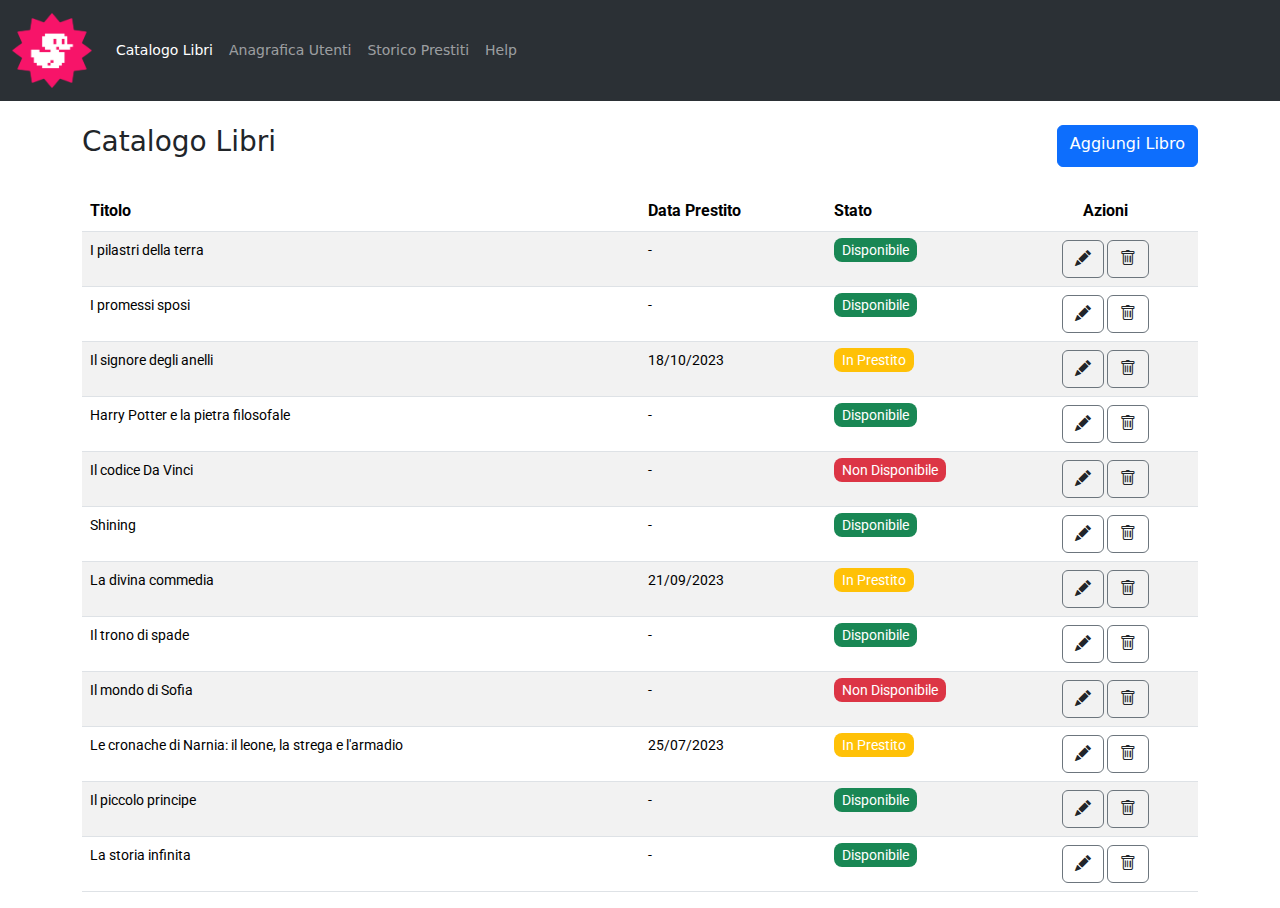
<file: index.html>
<!DOCTYPE html>
<html lang="en">

<head>
    <meta charset="UTF-8">
    <meta name="viewport" content="width=device-width, initial-scale=1.0">
    <title>Bootstrap Dashboard</title>

    <!-- Font: Roboto-->
    <link rel="preconnect" href="https://fonts.googleapis.com">
    <link rel="preconnect" href="https://fonts.gstatic.com" crossorigin>
    <link
        href="https://fonts.googleapis.com/css2?family=Roboto:ital,wght@0,100;0,300;0,400;0,500;0,700;0,900;1,100;1,300;1,400;1,500;1,700;1,900&display=swap"
        rel="stylesheet">
    <!-- /Font: Roboto-->

    <!-- Bootstrap -->
    <link href="https://cdn.jsdelivr.net/npm/bootstrap@5.3.3/dist/css/bootstrap.min.css" rel="stylesheet"
        integrity="sha384-QWTKZyjpPEjISv5WaRU9OFeRpok6YctnYmDr5pNlyT2bRjXh0JMhjY6hW+ALEwIH" crossorigin="anonymous">
    <!-- /Bootstrap -->

    <!-- Bootstrap icons-->
    <link rel="stylesheet" href="https://cdn.jsdelivr.net/npm/bootstrap-icons@1.11.3/font/bootstrap-icons.min.css">
    <!-- /Bootstrap icons-->

    <!-- my css -->
    <link rel="stylesheet" href="css/style.css">
    <!-- /my css -->

</head>

<body>
    <header>
        <nav class="navbar navbar-expand-lg bg-body-tertiary text-capitalize" data-bs-theme="dark">
            <div class="container-fluid small">
                <img class="navbar-brand" src="img/duck.png" alt="logo" width="80" height="85">
                <button class="navbar-toggler" type="button" data-bs-toggle="collapse"
                    data-bs-target="#navbarSupportedContent" aria-controls="navbarSupportedContent"
                    aria-expanded="false" aria-label="Toggle navigation">
                    <span class="navbar-toggler-icon"></span>
                </button>
                <div class="collapse navbar-collapse" id="navbarSupportedContent">
                    <ul class="navbar-nav me-auto mb-2 mb-lg-0">
                        <li class="nav-item">
                            <a class="nav-link active" aria-current="page" href="#">catalogo libri</a>
                        </li>
                        <li class="nav-item">
                            <a class="nav-link" href="#">anagrafica utenti</a>
                        </li>
                        <li class="nav-item">
                            <a class="nav-link" href="#">storico prestiti</a>
                        </li>
                        <li class="nav-item">
                            <a class="nav-link" href="#">help</a>
                        </li>
                    </ul>
                </div>
            </div>
        </nav>
    </header>

    <main>
        <div class="container my-4">
            <div class="container d-flex justify-content-between text-capitalize px-0">
                <h1 class="fs-3 fw-normal">catalogo libri</h1>
                <a type="button" class="btn btn-primary text-capitalize" href="new-book.html">aggiungi libro</a>
            </div>
        </div>
        <div class="container ff-font">
            <table class="table table-striped">
                <thead>
                    <tr>
                        <th scope="col" class="col-6">Titolo</th>
                        <th scope="col" class="col-2 d-none d-md-table-cell text-nowrap">Data Prestito</th>
                        <th scope="col" class="col-3 col-md-2">Stato</th>
                        <th scope="col" class="col-3 col-md-2 text-center">Azioni</th>
                    </tr>
                </thead>
                <tbody class="small">
                    <tr>
                        <td>I pilastri della terra</td>
                        <td class="d-none d-md-table-cell">-</td>
                        <td>
                            <span class="bg-success py-1 px-2 rounded-3 text-white text-capitalize">disponibile</span>
                        </td>
                        <td class="text-center text-nowrap">
                            <button type="button" class="btn btn-outline-secondary text-body">
                                <i class="bi bi-pencil-fill"></i>
                            </button>
                            <button type="button" class="btn btn-outline-secondary text-body">
                                <i class="bi bi-trash"></i>
                            </button>
                        </td>
                    </tr>
                    <tr>
                        <td>I promessi sposi</td>
                        <td class="d-none d-md-table-cell">-</td>
                        <td>
                            <span class="bg-success py-1 px-2 rounded-3 text-white text-capitalize">disponibile</span>
                        </td>
                        <td class="text-center text-nowrap">
                            <button type="button" class="btn btn-outline-secondary text-body">
                                <i class="bi bi-pencil-fill"></i>
                            </button>
                            <button type="button" class="btn btn-outline-secondary text-body">
                                <i class="bi bi-trash"></i>
                            </button>
                        </td>
                    </tr>
                    <tr>
                        <td>Il signore degli anelli</td>
                        <td class="d-none d-md-table-cell">18/10/2023</td>
                        <td>
                            <span class="bg-warning py-1 px-2 rounded-3 text-white text-capitalize">in prestito</span>
                        </td>
                        <td class="text-center text-nowrap">
                            <button type="button" class="btn btn-outline-secondary text-body">
                                <i class="bi bi-pencil-fill"></i>
                            </button>
                            <button type="button" class="btn btn-outline-secondary text-body">
                                <i class="bi bi-trash"></i>
                            </button>
                        </td>
                    </tr>
                    <tr>
                        <td>Harry Potter e la pietra filosofale</td>
                        <td class="d-none d-md-table-cell">-</td>
                        <td>
                            <span class="bg-success py-1 px-2 rounded-3 text-white text-capitalize">disponibile</span>
                        </td>
                        <td class="text-center text-nowrap">
                            <button type="button" class="btn btn-outline-secondary text-body">
                                <i class="bi bi-pencil-fill"></i>
                            </button>
                            <button type="button" class="btn btn-outline-secondary text-body">
                                <i class="bi bi-trash"></i>
                            </button>
                        </td>
                    </tr>
                    <tr>
                        <td>Il codice Da Vinci</td>
                        <td class="d-none d-md-table-cell">-</td>
                        <td>
                            <span class="bg-danger py-1 px-2 rounded-3 text-white text-capitalize text-nowrap">non
                                disponibile</span>
                        </td>
                        <td class="text-center text-nowrap">
                            <button type="button" class="btn btn-outline-secondary text-body">
                                <i class="bi bi-pencil-fill"></i>
                            </button>
                            <button type="button" class="btn btn-outline-secondary text-body">
                                <i class="bi bi-trash"></i>
                            </button>
                        </td>
                    </tr>
                    <tr>
                        <td>Shining</td>
                        <td class="d-none d-md-table-cell">-</td>
                        <td>
                            <span class="bg-success py-1 px-2 rounded-3 text-white text-capitalize">disponibile</span>
                        </td>
                        <td class="text-center text-nowrap">
                            <button type="button" class="btn btn-outline-secondary text-body">
                                <i class="bi bi-pencil-fill"></i>
                            </button>
                            <button type="button" class="btn btn-outline-secondary text-body">
                                <i class="bi bi-trash"></i>
                            </button>
                        </td>
                    </tr>
                    <tr>
                        <td>La divina commedia</td>
                        <td class="d-none d-md-table-cell">21/09/2023</td>
                        <td>
                            <span class="bg-warning py-1 px-2 rounded-3 text-white text-capitalize">in prestito</span>
                        </td>
                        <td class="text-center text-nowrap">
                            <button type="button" class="btn btn-outline-secondary text-body">
                                <i class="bi bi-pencil-fill"></i>
                            </button>
                            <button type="button" class="btn btn-outline-secondary text-body">
                                <i class="bi bi-trash"></i>
                            </button>
                        </td>
                    </tr>
                    <tr>
                        <td>Il trono di spade</td>
                        <td class="d-none d-md-table-cell">-</td>
                        <td>
                            <span class="bg-success py-1 px-2 rounded-3 text-white text-capitalize">disponibile</span>
                        </td>
                        <td class="text-center text-nowrap">
                            <button type="button" class="btn btn-outline-secondary text-body">
                                <i class="bi bi-pencil-fill"></i>
                            </button>
                            <button type="button" class="btn btn-outline-secondary text-body">
                                <i class="bi bi-trash"></i>
                            </button>
                        </td>
                    </tr>
                    <tr>
                        <td>Il mondo di Sofia</td>
                        <td class="d-none d-md-table-cell">-</td>
                        <td>
                            <span class="bg-danger py-1 px-2 rounded-3 text-white text-capitalize text-nowrap">non
                                disponibile</span>
                        </td>
                        <td class="text-center text-nowrap">
                            <button type="button" class="btn btn-outline-secondary text-body">
                                <i class="bi bi-pencil-fill"></i>
                            </button>
                            <button type="button" class="btn btn-outline-secondary text-body">
                                <i class="bi bi-trash"></i>
                            </button>
                        </td>
                    </tr>
                    <tr>
                        <td>Le cronache di Narnia: il leone, la strega e l'armadio</td>
                        <td class="d-none d-md-table-cell">25/07/2023</td>
                        <td>
                            <span class="bg-warning py-1 px-2 rounded-3 text-white text-capitalize">in prestito</span>
                        </td>
                        <td class="text-center text-nowrap">
                            <button type="button" class="btn btn-outline-secondary text-body">
                                <i class="bi bi-pencil-fill"></i>
                            </button>
                            <button type="button" class="btn btn-outline-secondary text-body">
                                <i class="bi bi-trash"></i>
                            </button>
                        </td>
                    </tr>
                    <tr>
                        <td>Il piccolo principe</td>
                        <td class="d-none d-md-table-cell">-</td>
                        <td>
                            <span class="bg-success py-1 px-2 rounded-3 text-white text-capitalize">disponibile</span>
                        </td>
                        <td class="text-center text-nowrap">
                            <button type="button" class="btn btn-outline-secondary text-body">
                                <i class="bi bi-pencil-fill"></i>
                            </button>
                            <button type="button" class="btn btn-outline-secondary text-body">
                                <i class="bi bi-trash"></i>
                            </button>
                        </td>
                    </tr>
                    <tr>
                        <td>La storia infinita</td>
                        <td class="d-none d-md-table-cell">-</td>
                        <td>
                            <span class="bg-success py-1 px-2 rounded-3 text-white text-capitalize">disponibile</span>
                        </td>
                        <td class="text-center text-nowrap">
                            <button type="button" class="btn btn-outline-secondary text-body">
                                <i class="bi bi-pencil-fill"></i>
                            </button>
                            <button type="button" class="btn btn-outline-secondary text-body">
                                <i class="bi bi-trash"></i>
                            </button>
                        </td>
                    </tr>
                </tbody>
            </table>
        </div>
    </main>

</body>

</html>
</file>
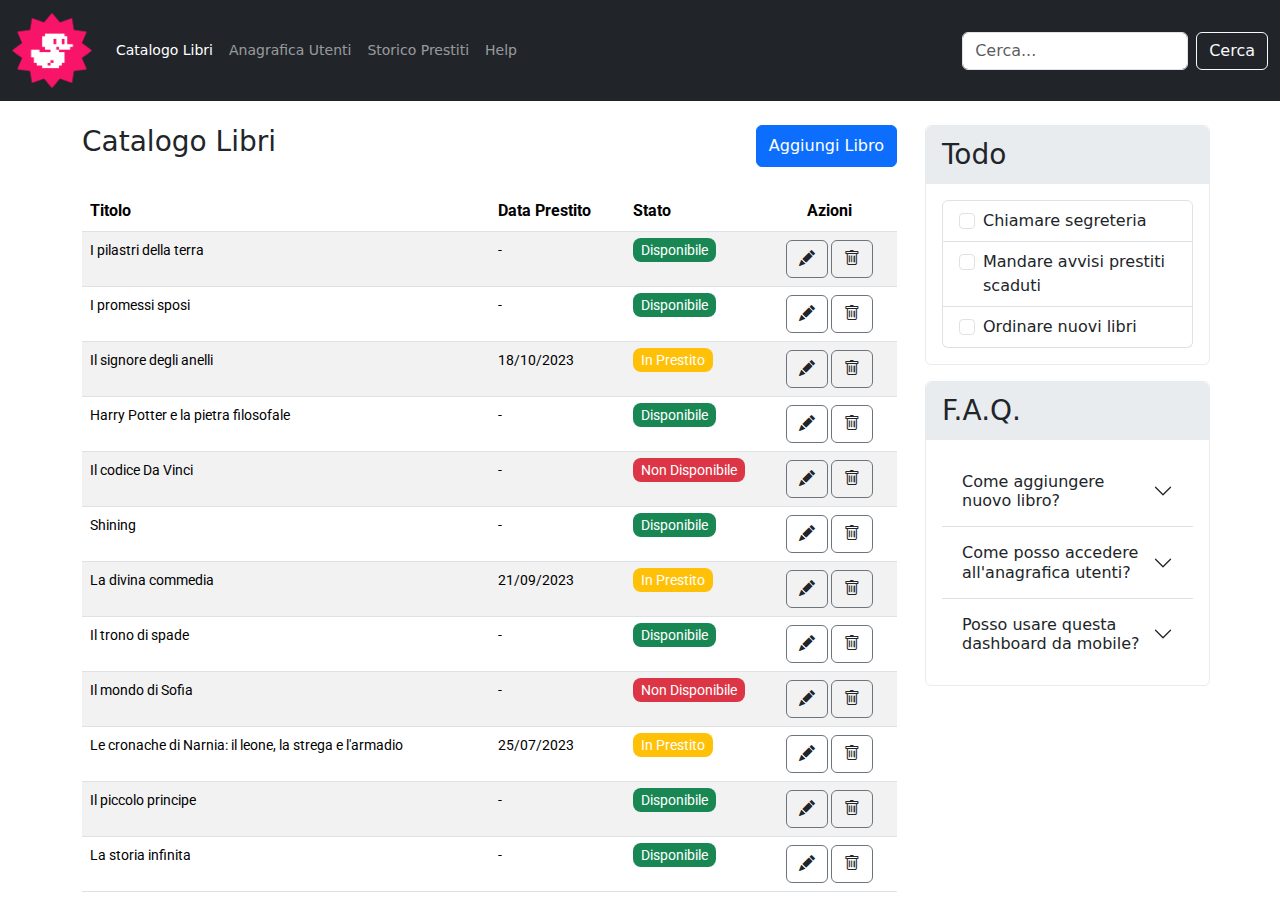
<file: bonus/index.html>
<!DOCTYPE html>
<html lang="en">

<head>
    <meta charset="UTF-8">
    <meta name="viewport" content="width=device-width, initial-scale=1.0">
    <title>Bootstrap Dashboard</title>

    <!-- Font: Roboto-->
    <link rel="preconnect" href="https://fonts.googleapis.com">
    <link rel="preconnect" href="https://fonts.gstatic.com" crossorigin>
    <link
        href="https://fonts.googleapis.com/css2?family=Roboto:ital,wght@0,100;0,300;0,400;0,500;0,700;0,900;1,100;1,300;1,400;1,500;1,700;1,900&display=swap"
        rel="stylesheet">
    <!-- /Font: Roboto-->

    <!-- Bootstrap -->
    <link href="https://cdn.jsdelivr.net/npm/bootstrap@5.3.3/dist/css/bootstrap.min.css" rel="stylesheet"
        integrity="sha384-QWTKZyjpPEjISv5WaRU9OFeRpok6YctnYmDr5pNlyT2bRjXh0JMhjY6hW+ALEwIH" crossorigin="anonymous">
    <!-- /Bootstrap -->

    <!-- Bootstrap icons-->
    <link rel="stylesheet" href="https://cdn.jsdelivr.net/npm/bootstrap-icons@1.11.3/font/bootstrap-icons.min.css">
    <!-- /Bootstrap icons-->

    <!-- my css -->
    <link rel="stylesheet" href="../css/style.css">
    <!-- /my css -->

</head>

<body>
    <header>
        <nav class="navbar navbar-expand-lg navbar-dark bg-dark text-capitalize">
            <div class="container-fluid small">
                <img class="navbar-brand" src="../img/duck.png" alt="logo" width="80" height="85">
                <button class="navbar-toggler" type="button" data-bs-toggle="collapse"
                    data-bs-target="#navbarSupportedContent" aria-controls="navbarSupportedContent"
                    aria-expanded="false" aria-label="Toggle navigation">
                    <span class="navbar-toggler-icon"></span>
                </button>
                <div class="collapse navbar-collapse" id="navbarSupportedContent">
                    <ul class="navbar-nav me-auto mb-2 mb-lg-0">
                        <li class="nav-item">
                            <a class="nav-link active" aria-current="page" href="#">catalogo libri</a>
                        </li>
                        <li class="nav-item">
                            <a class="nav-link" href="#">anagrafica utenti</a>
                        </li>
                        <li class="nav-item">
                            <a class="nav-link" href="#">storico prestiti</a>
                        </li>
                        <li class="nav-item">
                            <a class="nav-link" href="#">help</a>
                        </li>
                    </ul>
                    <form class="d-flex mt-3 mt-lg-0" role="search">
                        <input class="form-control bg-white me-2" type="search" placeholder="Cerca..."
                            aria-label="Search">
                        <button class="btn btn-outline-light" type="submit">Cerca</button>
                    </form>
                </div>
            </div>
        </nav>
    </header>

    <main>
        <div class="container-lg d-lg-flex px-0">
            <div class="container col-lg-8 col-xl-9 px-0 pe-lg-3">
                <div class="container my-4 px-0.5">
                    <div class="d-flex justify-content-between text-capitalize">
                        <h1 class="fs-3 fw-normal">catalogo libri</h1>
                        <button type="button" class="btn btn-primary text-capitalize">aggiungi libro</button>
                    </div>
                </div>
                <div class="container ff-font">
                    <table class="table table-striped">
                        <thead>
                            <tr>
                                <th scope="col" class="col-6">Titolo</th>
                                <th scope="col" class="col-2 d-none d-md-table-cell text-nowrap">Data Prestito</th>
                                <th scope="col" class="col-3 col-md-2">Stato</th>
                                <th scope="col" class="col-3 col-md-2 text-center">Azioni</th>
                            </tr>
                        </thead>
                        <tbody class="small">
                            <tr>
                                <td>I pilastri della terra</td>
                                <td class="d-none d-md-table-cell">-</td>
                                <td>
                                    <span
                                        class="bg-success py-1 px-2 rounded-3 text-white text-capitalize">disponibile</span>
                                </td>
                                <td class="text-center text-nowrap">
                                    <button type="button" class="btn btn-outline-secondary text-body">
                                        <i class="bi bi-pencil-fill"></i>
                                    </button>
                                    <button type="button" class="btn btn-outline-secondary text-body">
                                        <i class="bi bi-trash"></i>
                                    </button>
                                </td>
                            </tr>
                            <tr>
                                <td>I promessi sposi</td>
                                <td class="d-none d-md-table-cell">-</td>
                                <td>
                                    <span
                                        class="bg-success py-1 px-2 rounded-3 text-white text-capitalize">disponibile</span>
                                </td>
                                <td class="text-center text-nowrap">
                                    <button type="button" class="btn btn-outline-secondary text-body">
                                        <i class="bi bi-pencil-fill"></i>
                                    </button>
                                    <button type="button" class="btn btn-outline-secondary text-body">
                                        <i class="bi bi-trash"></i>
                                    </button>
                                </td>
                            </tr>
                            <tr>
                                <td>Il signore degli anelli</td>
                                <td class="d-none d-md-table-cell">18/10/2023</td>
                                <td>
                                    <span class="bg-warning py-1 px-2 rounded-3 text-white text-capitalize">in
                                        prestito</span>
                                </td>
                                <td class="text-center text-nowrap">
                                    <button type="button" class="btn btn-outline-secondary text-body">
                                        <i class="bi bi-pencil-fill"></i>
                                    </button>
                                    <button type="button" class="btn btn-outline-secondary text-body">
                                        <i class="bi bi-trash"></i>
                                    </button>
                                </td>
                            </tr>
                            <tr>
                                <td>Harry Potter e la pietra filosofale</td>
                                <td class="d-none d-md-table-cell">-</td>
                                <td>
                                    <span
                                        class="bg-success py-1 px-2 rounded-3 text-white text-capitalize">disponibile</span>
                                </td>
                                <td class="text-center text-nowrap">
                                    <button type="button" class="btn btn-outline-secondary text-body">
                                        <i class="bi bi-pencil-fill"></i>
                                    </button>
                                    <button type="button" class="btn btn-outline-secondary text-body">
                                        <i class="bi bi-trash"></i>
                                    </button>
                                </td>
                            </tr>
                            <tr>
                                <td>Il codice Da Vinci</td>
                                <td class="d-none d-md-table-cell">-</td>
                                <td>
                                    <span
                                        class="bg-danger py-1 px-2 rounded-3 text-white text-capitalize text-nowrap">non
                                        disponibile</span>
                                </td>
                                <td class="text-center text-nowrap">
                                    <button type="button" class="btn btn-outline-secondary text-body">
                                        <i class="bi bi-pencil-fill"></i>
                                    </button>
                                    <button type="button" class="btn btn-outline-secondary text-body">
                                        <i class="bi bi-trash"></i>
                                    </button>
                                </td>
                            </tr>
                            <tr>
                                <td>Shining</td>
                                <td class="d-none d-md-table-cell">-</td>
                                <td>
                                    <span
                                        class="bg-success py-1 px-2 rounded-3 text-white text-capitalize">disponibile</span>
                                </td>
                                <td class="text-center text-nowrap">
                                    <button type="button" class="btn btn-outline-secondary text-body">
                                        <i class="bi bi-pencil-fill"></i>
                                    </button>
                                    <button type="button" class="btn btn-outline-secondary text-body">
                                        <i class="bi bi-trash"></i>
                                    </button>
                                </td>
                            </tr>
                            <tr>
                                <td>La divina commedia</td>
                                <td class="d-none d-md-table-cell">21/09/2023</td>
                                <td>
                                    <span class="bg-warning py-1 px-2 rounded-3 text-white text-capitalize">in
                                        prestito</span>
                                </td>
                                <td class="text-center text-nowrap">
                                    <button type="button" class="btn btn-outline-secondary text-body">
                                        <i class="bi bi-pencil-fill"></i>
                                    </button>
                                    <button type="button" class="btn btn-outline-secondary text-body">
                                        <i class="bi bi-trash"></i>
                                    </button>
                                </td>
                            </tr>
                            <tr>
                                <td>Il trono di spade</td>
                                <td class="d-none d-md-table-cell">-</td>
                                <td>
                                    <span
                                        class="bg-success py-1 px-2 rounded-3 text-white text-capitalize">disponibile</span>
                                </td>
                                <td class="text-center text-nowrap">
                                    <button type="button" class="btn btn-outline-secondary text-body">
                                        <i class="bi bi-pencil-fill"></i>
                                    </button>
                                    <button type="button" class="btn btn-outline-secondary text-body">
                                        <i class="bi bi-trash"></i>
                                    </button>
                                </td>
                            </tr>
                            <tr>
                                <td>Il mondo di Sofia</td>
                                <td class="d-none d-md-table-cell">-</td>
                                <td>
                                    <span
                                        class="bg-danger py-1 px-2 rounded-3 text-white text-capitalize text-nowrap">non
                                        disponibile</span>
                                </td>
                                <td class="text-center text-nowrap">
                                    <button type="button" class="btn btn-outline-secondary text-body">
                                        <i class="bi bi-pencil-fill"></i>
                                    </button>
                                    <button type="button" class="btn btn-outline-secondary text-body">
                                        <i class="bi bi-trash"></i>
                                    </button>
                                </td>
                            </tr>
                            <tr>
                                <td>Le cronache di Narnia: il leone, la strega e l'armadio</td>
                                <td class="d-none d-md-table-cell">25/07/2023</td>
                                <td>
                                    <span class="bg-warning py-1 px-2 rounded-3 text-white text-capitalize">in
                                        prestito</span>
                                </td>
                                <td class="text-center text-nowrap">
                                    <button type="button" class="btn btn-outline-secondary text-body">
                                        <i class="bi bi-pencil-fill"></i>
                                    </button>
                                    <button type="button" class="btn btn-outline-secondary text-body">
                                        <i class="bi bi-trash"></i>
                                    </button>
                                </td>
                            </tr>
                            <tr>
                                <td>Il piccolo principe</td>
                                <td class="d-none d-md-table-cell">-</td>
                                <td>
                                    <span
                                        class="bg-success py-1 px-2 rounded-3 text-white text-capitalize">disponibile</span>
                                </td>
                                <td class="text-center text-nowrap">
                                    <button type="button" class="btn btn-outline-secondary text-body">
                                        <i class="bi bi-pencil-fill"></i>
                                    </button>
                                    <button type="button" class="btn btn-outline-secondary text-body">
                                        <i class="bi bi-trash"></i>
                                    </button>
                                </td>
                            </tr>
                            <tr>
                                <td>La storia infinita</td>
                                <td class="d-none d-md-table-cell">-</td>
                                <td>
                                    <span
                                        class="bg-success py-1 px-2 rounded-3 text-white text-capitalize">disponibile</span>
                                </td>
                                <td class="text-center text-nowrap">
                                    <button type="button" class="btn btn-outline-secondary text-body">
                                        <i class="bi bi-pencil-fill"></i>
                                    </button>
                                    <button type="button" class="btn btn-outline-secondary text-body">
                                        <i class="bi bi-trash"></i>
                                    </button>
                                </td>
                            </tr>
                        </tbody>
                    </table>
                </div>
            </div>
            <div class="container mb-3 col-lg-4 col-xl-3 px-lg-0 mt-lg-4">
                <div class="container border border-light-subtle rounded px-0">
                    <div class="bg-body-secondary rounded-top px-3 py-2 fs-3">Todo</div>
                    <div class="list-group p-3">
                        <label class="list-group-item d-flex gap-2">
                            <input class="form-check-input flex-shrink-0" type="checkbox" value="">
                            <span>Chiamare segreteria</span>
                        </label>
                        <label class="list-group-item d-flex gap-2">
                            <input class="form-check-input flex-shrink-0" type="checkbox" value="">
                            <span>Mandare avvisi prestiti scaduti</span>
                        </label>
                        <label class="list-group-item d-flex gap-2">
                            <input class="form-check-input flex-shrink-0" type="checkbox" value="">
                            <span>Ordinare nuovi libri</span>
                        </label>
                    </div>
                </div>
                <div class="container border border-light-subtle rounded px-0 mt-3">
                    <div class="bg-body-secondary rounded-top px-3 py-2 fs-3">F.A.Q.</div>
                    <div class="accordion accordion-flush p-3">
                        <div class="accordion-item">
                            <h2 class="accordion-header">
                                <button class="accordion-button collapsed" type="button" data-bs-toggle="collapse"
                                    data-bs-target="#collapseThree" aria-expanded="false" aria-controls="collapseThree">
                                    Come aggiungere nuovo libro?
                                </button>
                            </h2>
                        </div>
                        <div class="accordion-item">
                            <h2 class="accordion-header">
                                <button class="accordion-button collapsed" type="button" data-bs-toggle="collapse"
                                    data-bs-target="#collapseTwo" aria-expanded="false" aria-controls="collapseTwo">
                                    Come posso accedere all'anagrafica utenti?
                                </button>
                            </h2>
                        </div>
                        <div class="accordion-item">
                            <h2 class="accordion-header">
                                <button class="accordion-button collapsed" type="button" data-bs-toggle="collapse"
                                    data-bs-target="#collapseThree" aria-expanded="false" aria-controls="collapseThree">
                                    Posso usare questa dashboard da mobile?
                                </button>
                            </h2>
                        </div>
                    </div>

                </div>
            </div>
        </div>
    </main>

</body>

</html>
</file>
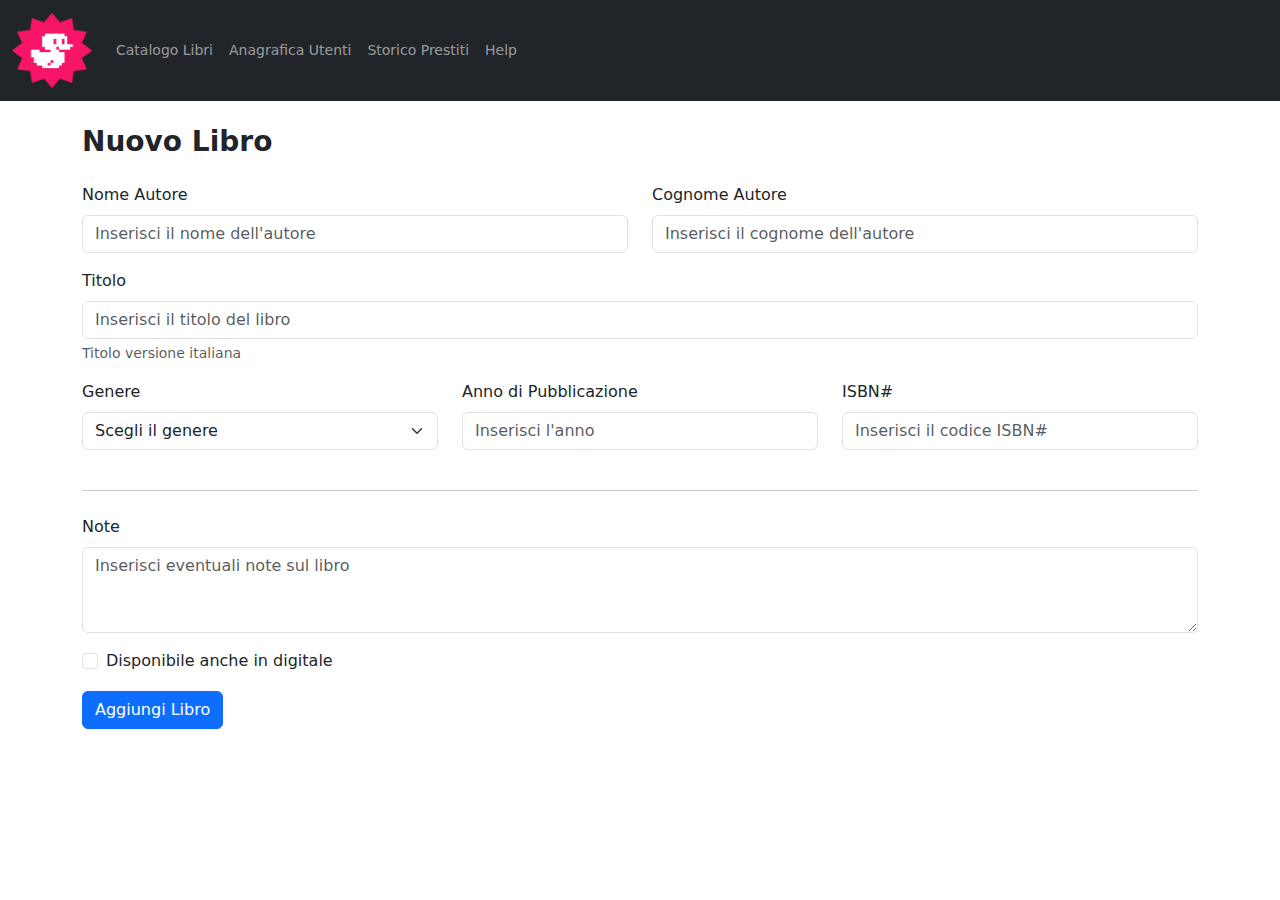
<file: new-book.html>
<!DOCTYPE html>
<html lang="en">

<head>
    <meta charset="UTF-8">
    <meta name="viewport" content="width=device-width, initial-scale=1.0">
    <title>New Book</title>

    <!-- Bootstrap -->
    <link href="https://cdn.jsdelivr.net/npm/bootstrap@5.3.3/dist/css/bootstrap.min.css" rel="stylesheet"
        integrity="sha384-QWTKZyjpPEjISv5WaRU9OFeRpok6YctnYmDr5pNlyT2bRjXh0JMhjY6hW+ALEwIH" crossorigin="anonymous">
    <!-- /Bootstrap -->
</head>

<body>
    <header>
        <nav class="navbar navbar-expand-lg navbar-dark bg-dark text-capitalize">
            <div class="container-fluid small">
                <img class="navbar-brand" src="img/duck.png" alt="logo" width="80" height="85">
                <button class="navbar-toggler" type="button" data-bs-toggle="collapse"
                    data-bs-target="#navbarSupportedContent" aria-controls="navbarSupportedContent"
                    aria-expanded="false" aria-label="Toggle navigation">
                    <span class="navbar-toggler-icon"></span>
                </button>
                <div class="collapse navbar-collapse" id="navbarSupportedContent">
                    <ul class="navbar-nav me-auto mb-2 mb-lg-0">
                        <li class="nav-item">
                            <a class="nav-link" href="index.html">catalogo libri</a>
                        </li>
                        <li class="nav-item">
                            <a class="nav-link" href="#">anagrafica utenti</a>
                        </li>
                        <li class="nav-item">
                            <a class="nav-link" href="#">storico prestiti</a>
                        </li>
                        <li class="nav-item">
                            <a class="nav-link" href="#">help</a>
                        </li>
                    </ul>
                </div>
            </div>
        </nav>
    </header>

    <main>
        <div class="container">
            <div class="my-4 text-start text-capitalize">
                <h1 class="fs-3 fw-semibold">nuovo libro</h1>
            </div>
            <form action="new-book.html">
                <!-- new book info-->
                <div class="row fw-medium">
                    <div class="col-6 mb-3">
                        <label for="author-name" class="form-label">Nome Autore</label>
                        <input type="text" class="form-control" id="author-name" name="author-name"
                            placeholder="Inserisci il nome dell'autore">
                    </div>
                    <div class="col-6 mb-3">
                        <label for="author-surname" class="form-label">Cognome Autore</label>
                        <input type="text" class="form-control" id="author-surname" name="author-surname"
                            placeholder="Inserisci il cognome dell'autore">
                    </div>
                    <div class=" col-12 mb-3">
                        <label for="book-title" class="form-label">Titolo</label>
                        <input type="text" class="form-control" id="book-title" name="book-title"
                            placeholder="Inserisci il titolo del libro" aria-describedby="didascalia">
                        <div id="book-title-caption" class="form-text">
                            Titolo versione italiana
                        </div>
                    </div>
                    <div class="col-md-4 mb-3">
                        <label for="book-genre" class="form-label">Genere</label>
                        <select id="book-genre" name="book-genre" class="form-select fw-medium">
                            <option selected disabled value="">Scegli il genere</option>
                            <option>Romanzo</option>
                            <option>Fantasy</option>
                            <option>Giallo</option>
                            <option>Biografia</option>
                            <option>Thriller</option>
                            <option>Altro</option>
                        </select>
                    </div>
                    <div class="col-md-4 mb-3">
                        <label for="book-year" class="form-label">Anno di Pubblicazione</label>
                        <input type="text" class="form-control" id="book-year" name="book-year"
                            placeholder="Inserisci l'anno">
                    </div>
                    <div class="col-md-4 mb-3">
                        <label for="book-ISBN" class="form-label">ISBN#</label>
                        <input type="text" class="form-control" id="book-ISBN" name="book-ISBN"
                            placeholder="Inserisci il codice ISBN#">
                    </div>
                </div>
                <!-- /new book info-->
                <!-- separator -->
                <hr class="my-4">
                <!-- /separator -->
                <div class="row fw-medium">
                    <!-- book-note-textarea -->
                    <div class="col-12 mb-3">
                        <label for="book-note" class="form-label">Note</label>
                        <textarea class="form-control" id="book-note" name="book-note" rows="3"
                            placeholder="Inserisci eventuali note sul libro"></textarea>
                    </div>
                    <!-- /book-note-textarea -->
                    <!-- book-digital-chechbox -->
                    <div class="col-12 mb-3">
                        <div class="form-check">
                            <input class="form-check-input" type="checkbox" id="book-digital" name="book-digital">
                            <label class="form-check-label" for="book-digital">
                                Disponibile anche in digitale
                            </label>
                        </div>
                    </div>
                    <!-- /book-digital-checkbox -->
                    <!-- submit button -->
                    <div class="col-12 mb-3">
                        <button type="submit" class="btn btn-primary">Aggiungi Libro</button>
                    </div>
                    <!-- /submit button -->
                </div>
            </form>

        </div>
    </main>
</body>


</html>
</file>
<file: css/style.css>
/***********
FONT: ROBOTO
************/
div.ff-font {
    font-family: "Roboto", sans-serif;
    font-style: normal;
}
</file>
